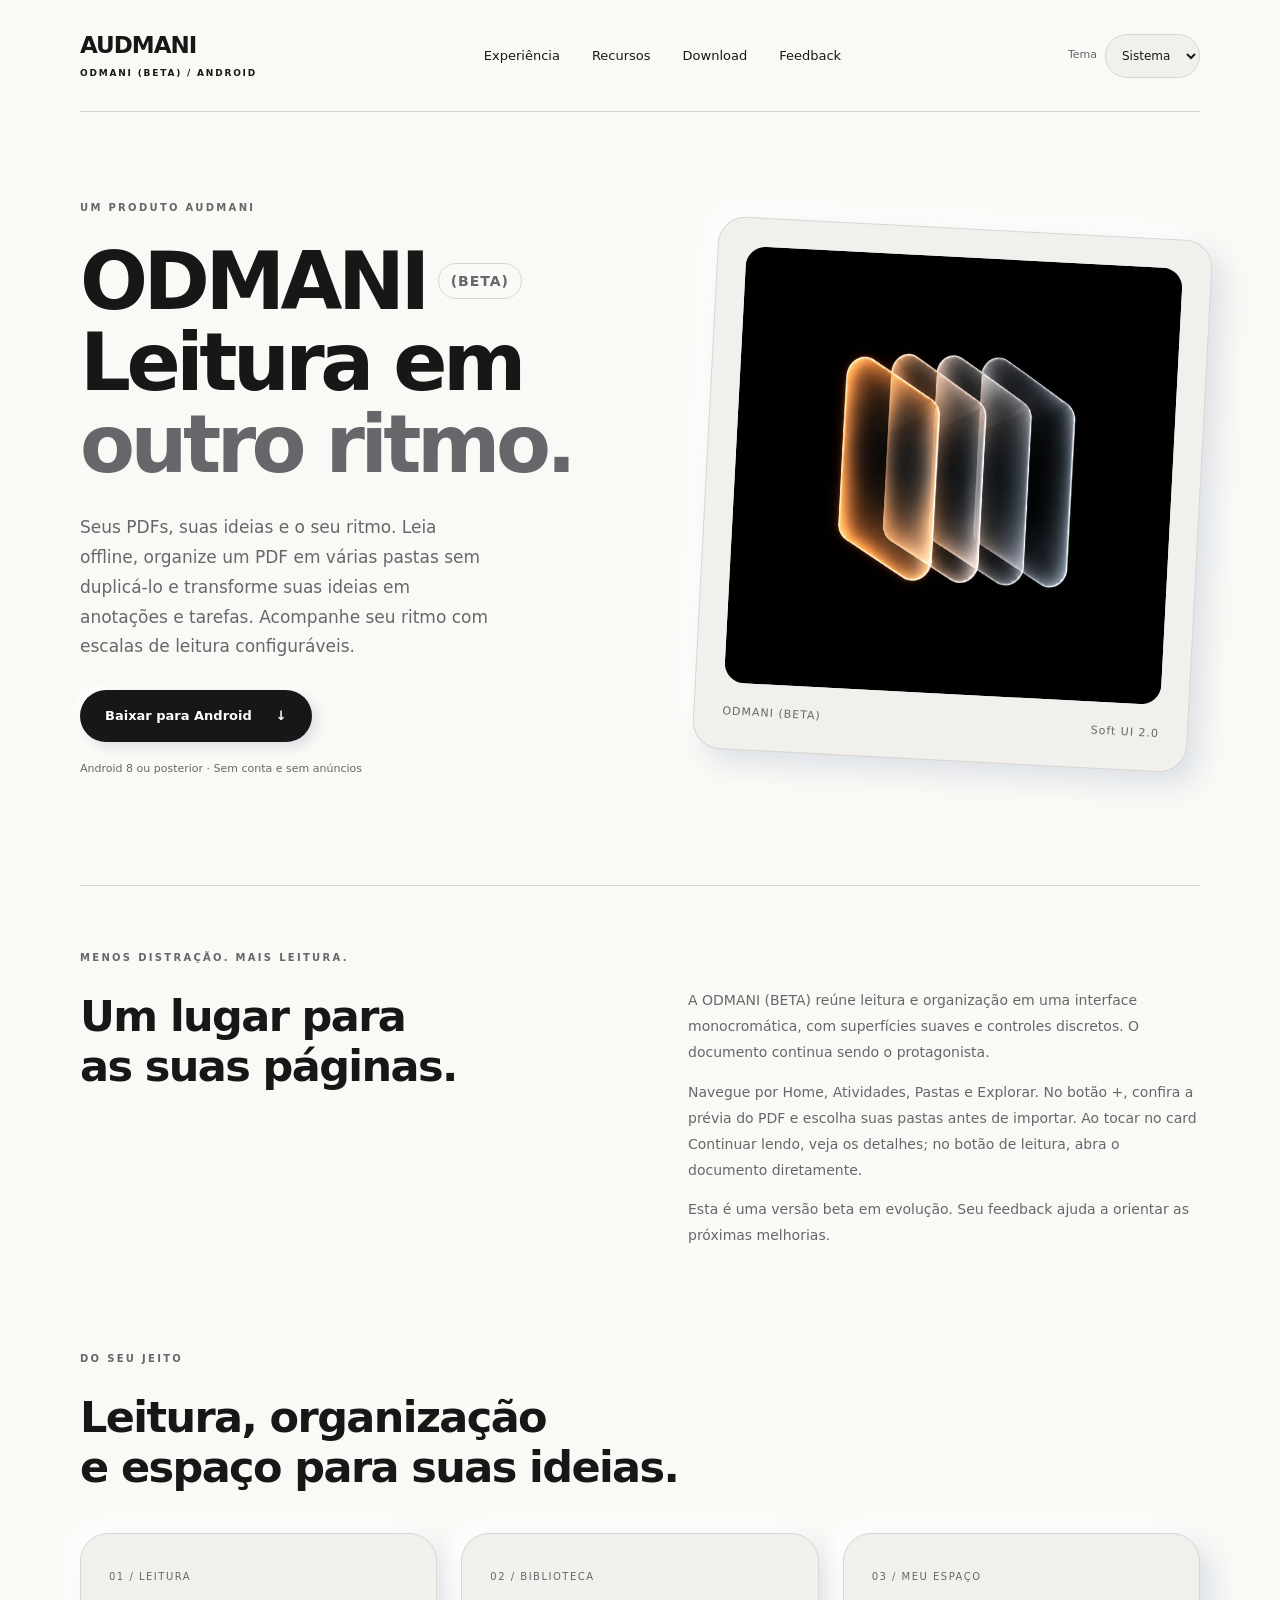
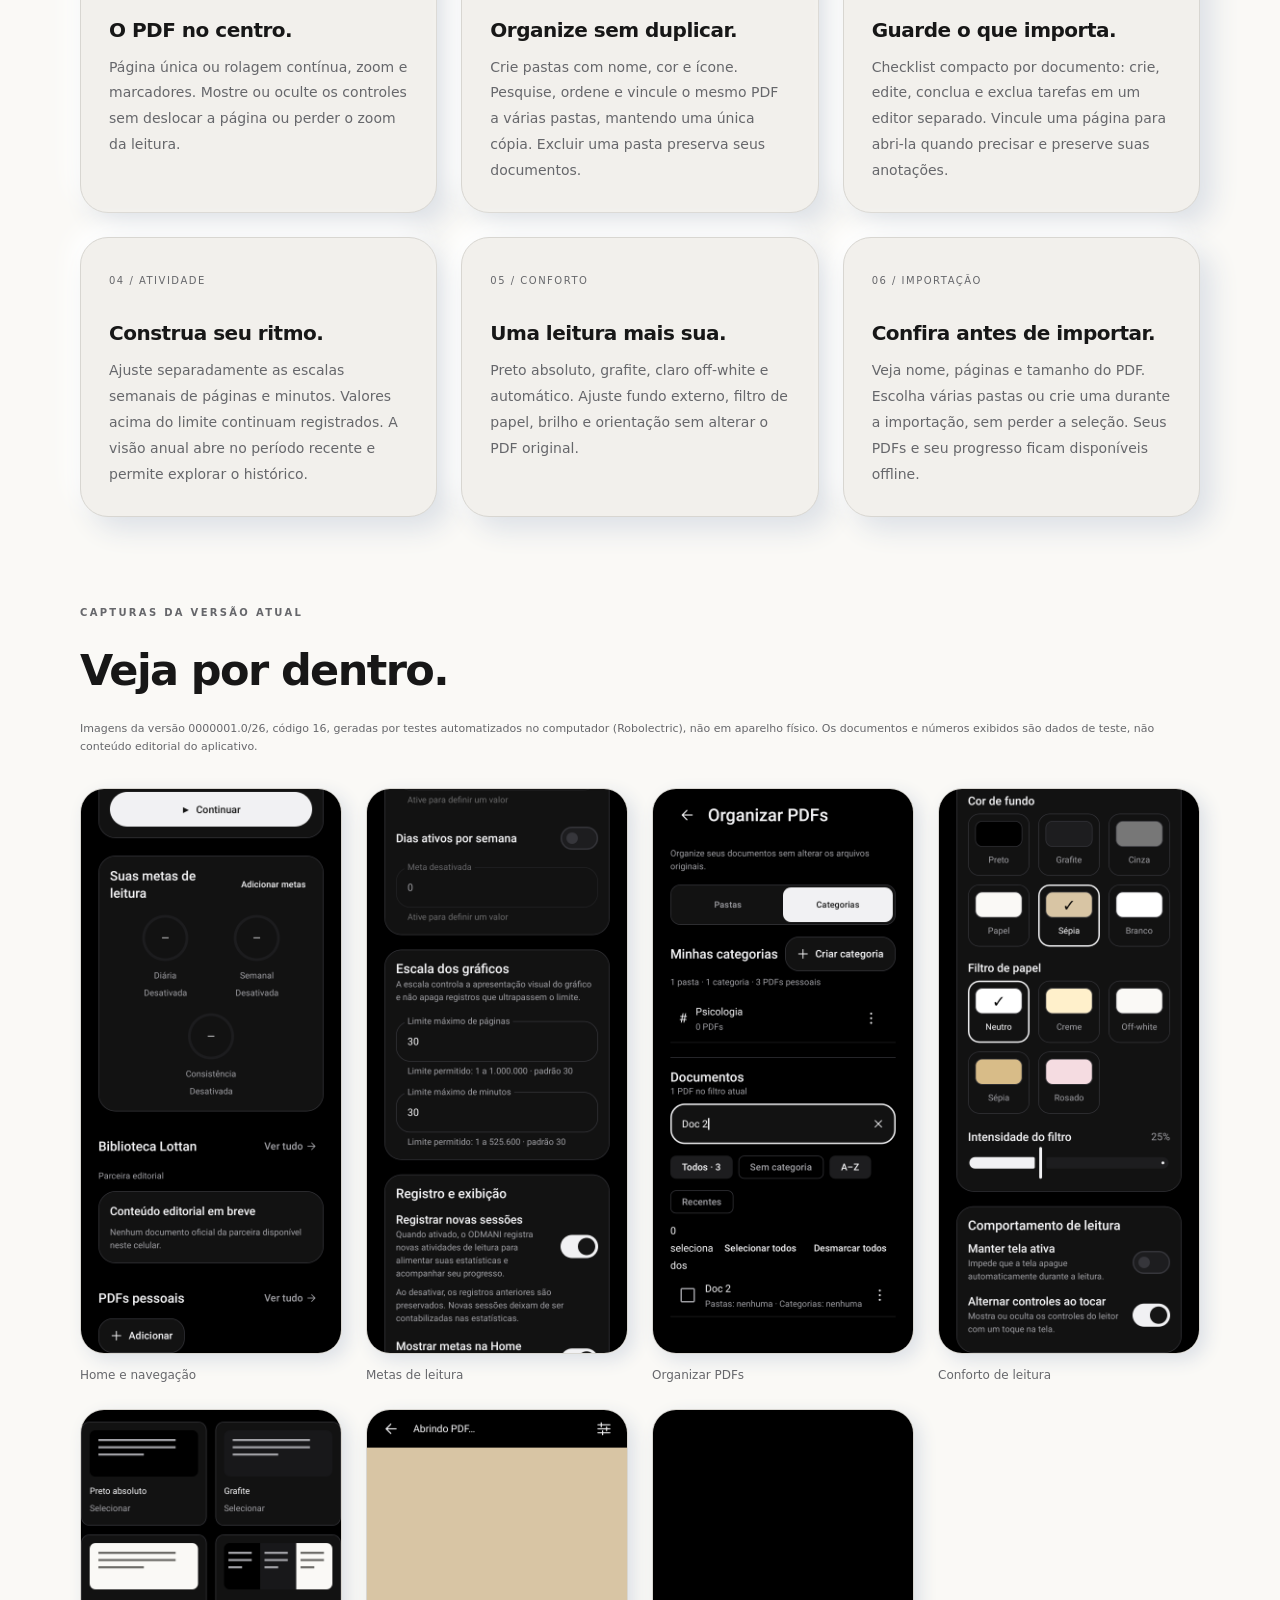
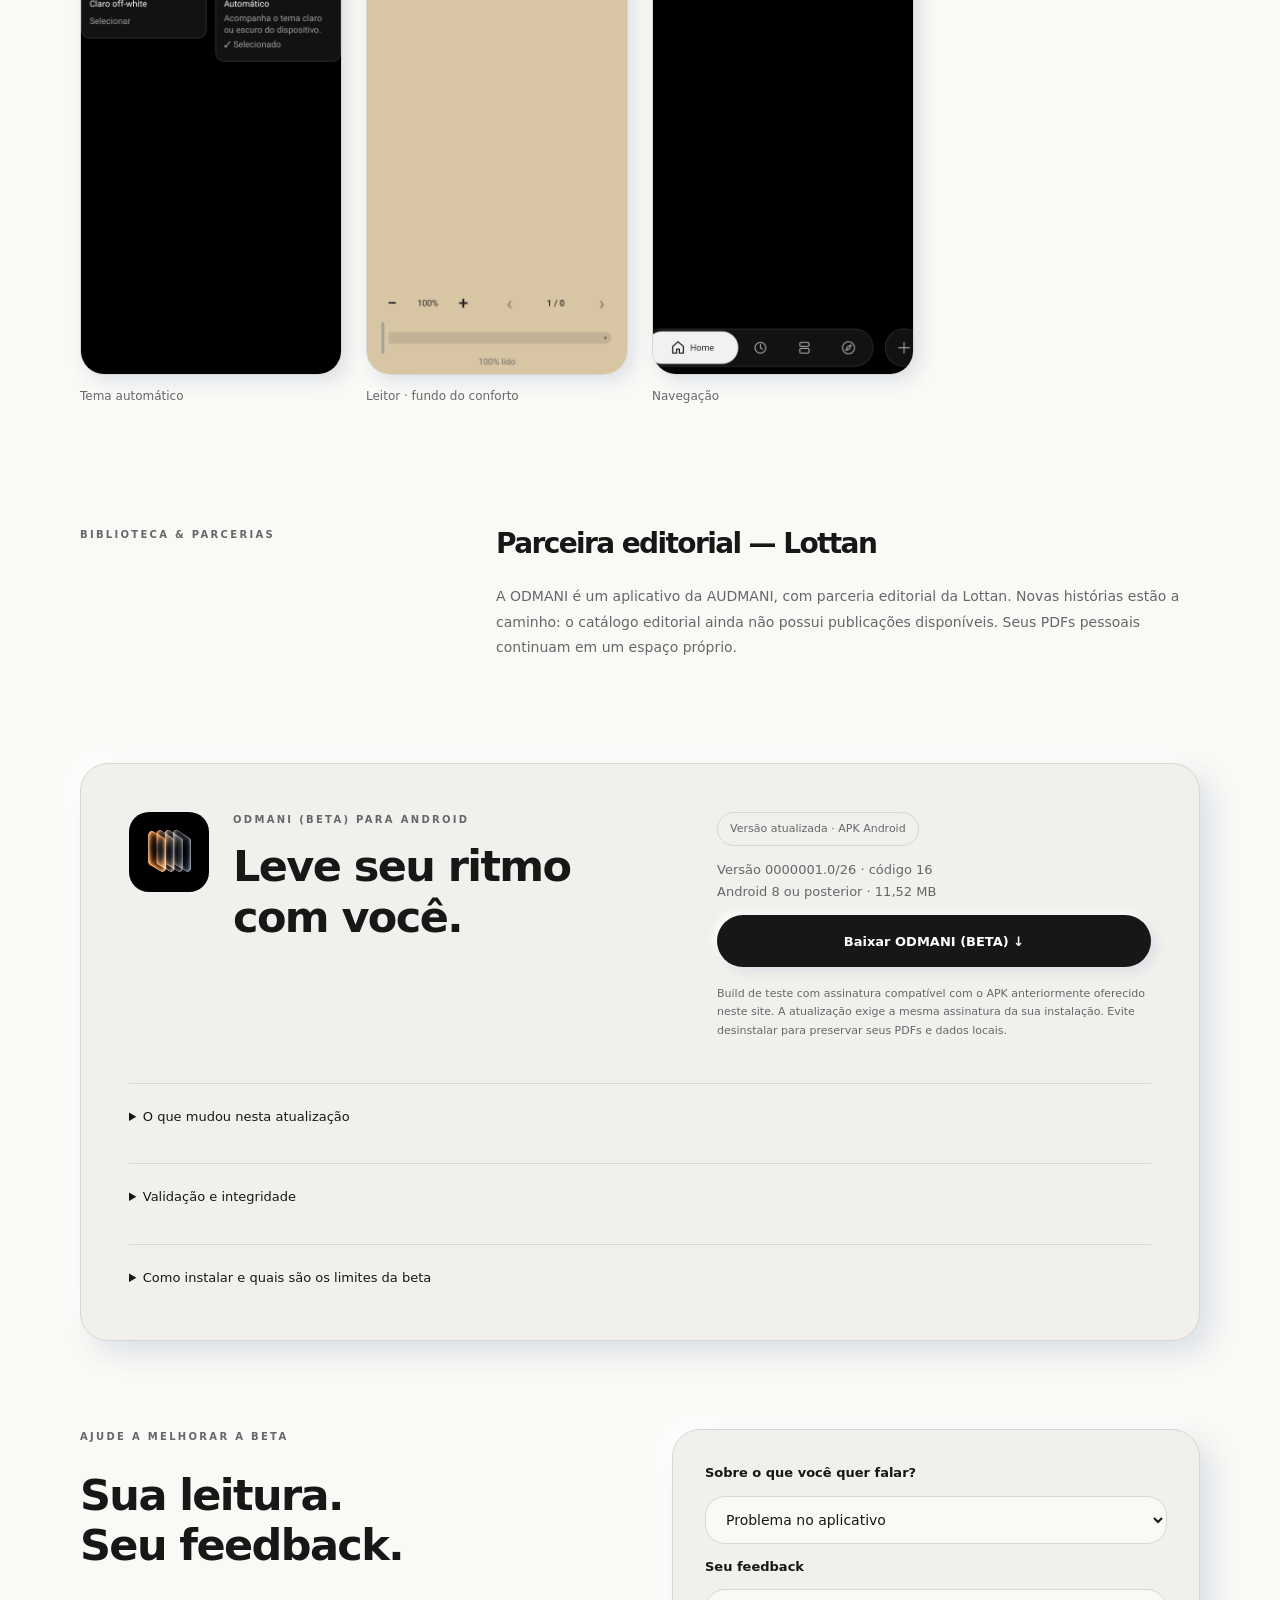
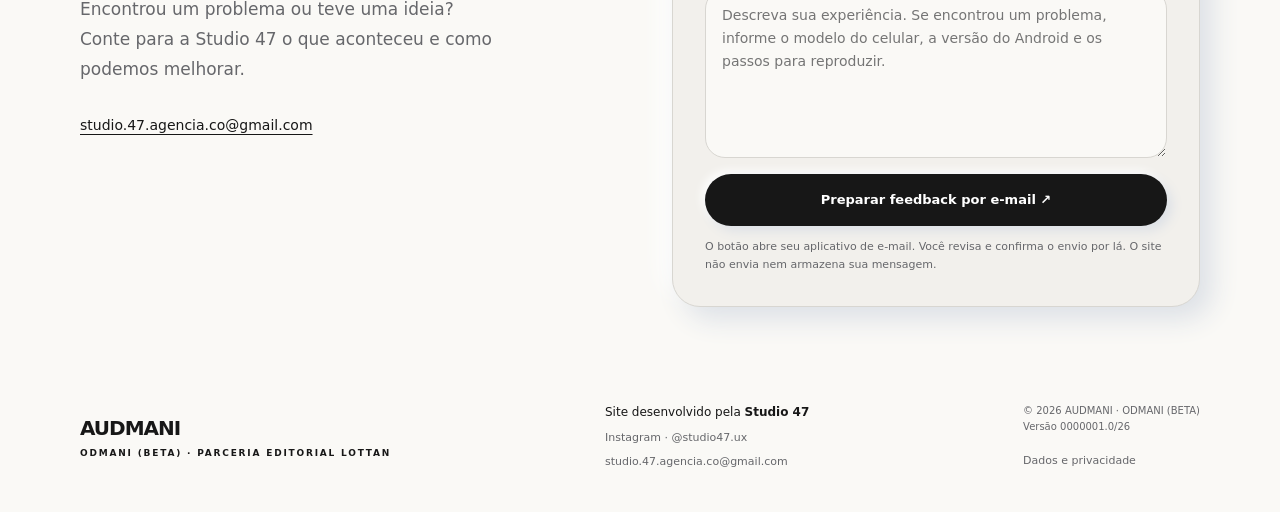
<file: web/index.html>
<!doctype html>
<html lang="pt-BR">
<head>
  <meta charset="utf-8">
  <meta name="viewport" content="width=device-width,initial-scale=1">
  <meta name="color-scheme" content="light dark">
  <meta name="description" content="ODMANI (BETA): seu leitor de PDFs para Android. Leitura offline, pastas, anotações, checklists e metas em uma interface Soft UI. Baixe a versão atual e envie seu feedback.">
  <title>ODMANI (BETA) — Leitura em outro ritmo. | AUDMANI</title>
  <link rel="icon" href="assets/odmani-icon.jpg">
  <link rel="stylesheet" href="style.css">
  <script src="app.js?v=14" defer></script>
</head>
<body>
<a class="skip" href="#conteudo">Pular para o conteúdo</a>
<header class="header wrap">
  <a href="#" class="brand" aria-label="AUDMANI, início">AUDMANI<span>ODMANI (BETA) / ANDROID</span></a>
  <nav aria-label="Navegação principal"><a href="#experiencia">Experiência</a><a href="#recursos">Recursos</a><a href="#download">Download</a><a href="#feedback">Feedback</a></nav>
  <label class="theme">Tema<select id="theme" aria-label="Tema da página"><option value="system">Sistema</option><option value="light">Claro</option><option value="dark">Escuro</option></select></label>
</header>
<main id="conteudo">
  <section class="hero wrap">
    <div>
      <p class="eyebrow">UM PRODUTO AUDMANI</p>
      <h1><span class="product-name">ODMANI <small class="beta-label">(BETA)</small></span>Leitura em<br><span>outro ritmo.</span></h1>
      <p class="lead">Seus PDFs, suas ideias e o seu ritmo. Leia offline, organize um PDF em várias pastas sem duplicá-lo e transforme suas ideias em anotações e tarefas. Acompanhe seu ritmo com escalas de leitura configuráveis.</p>
      <a class="button primary" href="#download">Baixar para Android <span aria-hidden="true">↓</span></a>
      <p class="small">Android 8 ou posterior · Sem conta e sem anúncios</p>
    </div>
    <div class="identity soft"><img src="assets/odmani-icon.jpg" alt="Ícone oficial da ODMANI, com placas sobrepostas em fundo preto" width="1254" height="1254"><div class="identity-label"><span>ODMANI (BETA)</span><span>Soft UI 2.0</span></div></div>
  </section>
  <section class="intro wrap" id="experiencia">
    <div class="section-head"><p class="eyebrow">MENOS DISTRAÇÃO. MAIS LEITURA.</p><h2>Um lugar para<br>as suas páginas.</h2></div>
    <div class="intro-copy"><p>A ODMANI (BETA) reúne leitura e organização em uma interface monocromática, com superfícies suaves e controles discretos. O documento continua sendo o protagonista.</p><p>Navegue por Home, Atividades, Pastas e Explorar. No botão +, confira a prévia do PDF e escolha suas pastas antes de importar. Ao tocar no card Continuar lendo, veja os detalhes; no botão de leitura, abra o documento diretamente.</p><p>Esta é uma versão beta em evolução. Seu feedback ajuda a orientar as próximas melhorias.</p></div>
  </section>
  <section class="wrap features-section" id="recursos">
    <div class="section-head"><p class="eyebrow">DO SEU JEITO</p><h2>Leitura, organização<br>e espaço para suas ideias.</h2></div>
    <div class="features">
      <article class="soft feature"><span class="number">01 / LEITURA</span><h3>O PDF no centro.</h3><p>Página única ou rolagem contínua, zoom e marcadores. Mostre ou oculte os controles sem deslocar a página ou perder o zoom da leitura.</p></article>
      <article class="soft feature"><span class="number">02 / BIBLIOTECA</span><h3>Organize sem duplicar.</h3><p>Crie pastas com nome, cor e ícone. Pesquise, ordene e vincule o mesmo PDF a várias pastas, mantendo uma única cópia. Excluir uma pasta preserva seus documentos.</p></article>
      <article class="soft feature"><span class="number">03 / MEU ESPAÇO</span><h3>Guarde o que importa.</h3><p>Checklist compacto por documento: crie, edite, conclua e exclua tarefas em um editor separado. Vincule uma página para abri-la quando precisar e preserve suas anotações.</p></article>
      <article class="soft feature"><span class="number">04 / ATIVIDADE</span><h3>Construa seu ritmo.</h3><p>Ajuste separadamente as escalas semanais de páginas e minutos. Valores acima do limite continuam registrados. A visão anual abre no período recente e permite explorar o histórico.</p></article>
      <article class="soft feature"><span class="number">05 / CONFORTO</span><h3>Uma leitura mais sua.</h3><p>Preto absoluto, grafite, claro off-white e automático. Ajuste fundo externo, filtro de papel, brilho e orientação sem alterar o PDF original.</p></article>
      <article class="soft feature"><span class="number">06 / IMPORTAÇÃO</span><h3>Confira antes de importar.</h3><p>Veja nome, páginas e tamanho do PDF. Escolha várias pastas ou crie uma durante a importação, sem perder a seleção. Seus PDFs e seu progresso ficam disponíveis offline.</p></article>
    </div>
  </section>
  <section class="wrap preview-section" id="telas">
    <p class="eyebrow">CAPTURAS DA VERSÃO ATUAL</p><h2>Veja por dentro.</h2>
    <p class="small">Imagens da versão 0000001.0/26, código 16, geradas por testes automatizados no computador (Robolectric), não em aparelho físico. Os documentos e números exibidos são dados de teste, não conteúdo editorial do aplicativo.</p>
    <div class="screenshots">
      <figure><a href="assets/v16-home.png" target="_blank" rel="noopener" aria-label="Ampliar: Home e navegação"><img src="assets/v16-home.png" alt="Home com botão Adicionar abaixo de PDFs pessoais e navegação com rótulo centralizado" loading="lazy" width="1080" height="2340"></a><figcaption>Home e navegação</figcaption></figure>
      <figure><a href="assets/v16-metas.png" target="_blank" rel="noopener" aria-label="Ampliar: Metas de leitura"><img src="assets/v16-metas.png" alt="Metas em três grupos, com um único botão Salvar alterações" loading="lazy" width="1080" height="2340"></a><figcaption>Metas de leitura</figcaption></figure>
      <figure><a href="assets/v16-organizar.png" target="_blank" rel="noopener" aria-label="Ampliar: Organizar PDFs"><img src="assets/v16-organizar.png" alt="Abas Pastas e Categorias, busca e contadores" loading="lazy" width="1080" height="2340"></a><figcaption>Organizar PDFs</figcaption></figure>
      <figure><a href="assets/v16-conforto.png" target="_blank" rel="noopener" aria-label="Ampliar: Conforto de leitura"><img src="assets/v16-conforto.png" alt="Cor de fundo, filtro e comportamento de leitura" loading="lazy" width="1080" height="2340"></a><figcaption>Conforto de leitura</figcaption></figure>
      <figure><a href="assets/v16-tema-automatico.png" target="_blank" rel="noopener" aria-label="Ampliar: Tema automático"><img src="assets/v16-tema-automatico.png" alt="Miniatura com Preto absoluto, Grafite e Claro off-white" loading="lazy" width="1080" height="2340"></a><figcaption>Tema automático</figcaption></figure>
      <figure><a href="assets/v16-leitor.png" target="_blank" rel="noopener" aria-label="Ampliar: Leitor · fundo do conforto"><img src="assets/v16-leitor.png" alt="Leitor com a cor de conforto de leitura em toda a superfície" loading="lazy" width="1080" height="2340"></a><figcaption>Leitor · fundo do conforto</figcaption></figure>
      <figure><a href="assets/v16-navegacao.png" target="_blank" rel="noopener" aria-label="Ampliar: Navegação"><img src="assets/v16-navegacao.png" alt="Barra de navegação com ícone e rótulo centralizados na bolha ativa" loading="lazy" width="1080" height="2340"></a><figcaption>Navegação</figcaption></figure>
    </div>
  </section>
  <section class="wrap partnership"><p class="eyebrow">BIBLIOTECA & PARCERIAS</p><div><h2>Parceira editorial — Lottan</h2><p>A ODMANI é um aplicativo da AUDMANI, com parceria editorial da Lottan. Novas histórias estão a caminho: o catálogo editorial ainda não possui publicações disponíveis. Seus PDFs pessoais continuam em um espaço próprio.</p></div></section>
  <section class="wrap" id="download"><div class="soft download">
    <div class="download-title"><img src="assets/odmani-icon.jpg" width="80" height="80" alt=""><div><p class="eyebrow">ODMANI (BETA) PARA ANDROID</p><h2>Leve seu ritmo<br>com você.</h2></div></div>
    <div class="download-action"><span class="status" id="release-status">Versão atualizada · APK Android</span><p id="release-info">Versão 0000001.0/26 · código 16<br>Android 8 ou posterior · 11,52 MB</p><a class="button primary" id="download-button" href="assets/ODMANI-V16.apk?v=16" download="ODMANI-V16.apk" type="application/vnd.android.package-archive">Baixar ODMANI (BETA) ↓</a><p class="small" id="download-note">Build de teste com assinatura compatível com o APK anteriormente oferecido neste site. A atualização exige a mesma assinatura da sua instalação. Evite desinstalar para preservar seus PDFs e dados locais.</p></div>
    <details><summary>O que mudou nesta atualização</summary><ul><li>Leitor: o fundo segue a cor do Conforto de leitura em toda a tela, em qualquer tema.</li><li>Categorias reais: um PDF pode ter várias; criação em etapas, filtros na biblioteca e Organizar PDFs com seleção em lote.</li><li>Metas de leitura reorganizadas em três grupos, com um único botão Salvar alterações e Restaurar valores padrão.</li><li>Conforto de leitura reorganizado; opção Animações do aplicativo no Menu.</li><li>Capas com proporção uniforme e sem distorção; tipografia e campos padronizados; navegação com rótulo centralizado.</li><li>Banco migrado de forma aditiva (versão 7), sem apagar dados.</li></ul></details>
    <details><summary>Validação e integridade</summary><p>APK 0000001.0/26 · código 16: 46 testes automatizados aprovados no computador (banco e migração 6→7, regras de categoria, métricas, enquadramento de capas e telas em Robolectric). Mesma assinatura do APK anterior. Não foi testado em aparelho físico nem em emulador, e a atualização por cima de uma instalação com dados ainda não foi verificada: faça backup antes e evite desinstalar.</p><p>SHA-256:</p><code class="checksum">e871416cc216ee02687721cc92e052f14f8730c7a9da581450fd627c3ec6108e</code><p><a href="assets/SHA256SUMS.txt?v=16">Baixar checksum</a></p></details>
    <details><summary>Como instalar e quais são os limites da beta</summary><p>Baixe o APK, abra o arquivo no Android e siga as instruções do sistema. Pode ser necessário permitir instalações pelo navegador. O nome no celular continua sendo ODMANI; a identificação BETA é exibida neste site.</p><p>Não há conta, sincronização ou backup completo. Desinstalar pode apagar seus dados locais. O catálogo Lottan depende de publicações oficiais; não há compra ou licença simulada.</p></details>
  </div></section>
  <section class="wrap feedback-section" id="feedback">
    <div class="section-head"><p class="eyebrow">AJUDE A MELHORAR A BETA</p><h2>Sua leitura.<br>Seu feedback.</h2><p class="lead">Encontrou um problema ou teve uma ideia? Conte para a Studio 47 o que aconteceu e como podemos melhorar.</p><a class="contact-email" href="mailto:studio.47.agencia.co@gmail.com">studio.47.agencia.co@gmail.com</a></div>
    <form class="soft feedback-form" id="feedback-form">
      <label for="feedback-type">Sobre o que você quer falar?</label><select id="feedback-type" name="type"><option value="Problema no aplicativo">Problema no aplicativo</option><option value="Sugestão de melhoria">Sugestão de melhoria</option><option value="Dúvida ou outro assunto">Dúvida ou outro assunto</option></select>
      <label for="feedback-message">Seu feedback</label><textarea id="feedback-message" name="message" rows="6" maxlength="3000" required placeholder="Descreva sua experiência. Se encontrou um problema, informe o modelo do celular, a versão do Android e os passos para reproduzir."></textarea>
      <button class="button primary" type="submit">Preparar feedback por e-mail ↗</button><p class="small" id="feedback-status" role="status">O botão abre seu aplicativo de e-mail. Você revisa e confirma o envio por lá. O site não envia nem armazena sua mensagem.</p>
    </form>
  </section>
</main>
<footer class="wrap">
  <div class="brand">AUDMANI<span>ODMANI (BETA) · PARCERIA EDITORIAL LOTTAN</span></div>
  <div class="footer-credits"><p>Site desenvolvido pela <a href="https://www.instagram.com/studio47.ux/" target="_blank" rel="noopener noreferrer">Studio 47</a></p><a href="https://www.instagram.com/studio47.ux/" target="_blank" rel="noopener noreferrer">Instagram · @studio47.ux</a><a href="mailto:studio.47.agencia.co@gmail.com">studio.47.agencia.co@gmail.com</a></div>
  <div class="footer-meta"><p>© 2026 AUDMANI · ODMANI (BETA)<br>Versão 0000001.0/26</p><a href="privacidade.html">Dados e privacidade</a></div>
</footer>
</body></html>
</file>
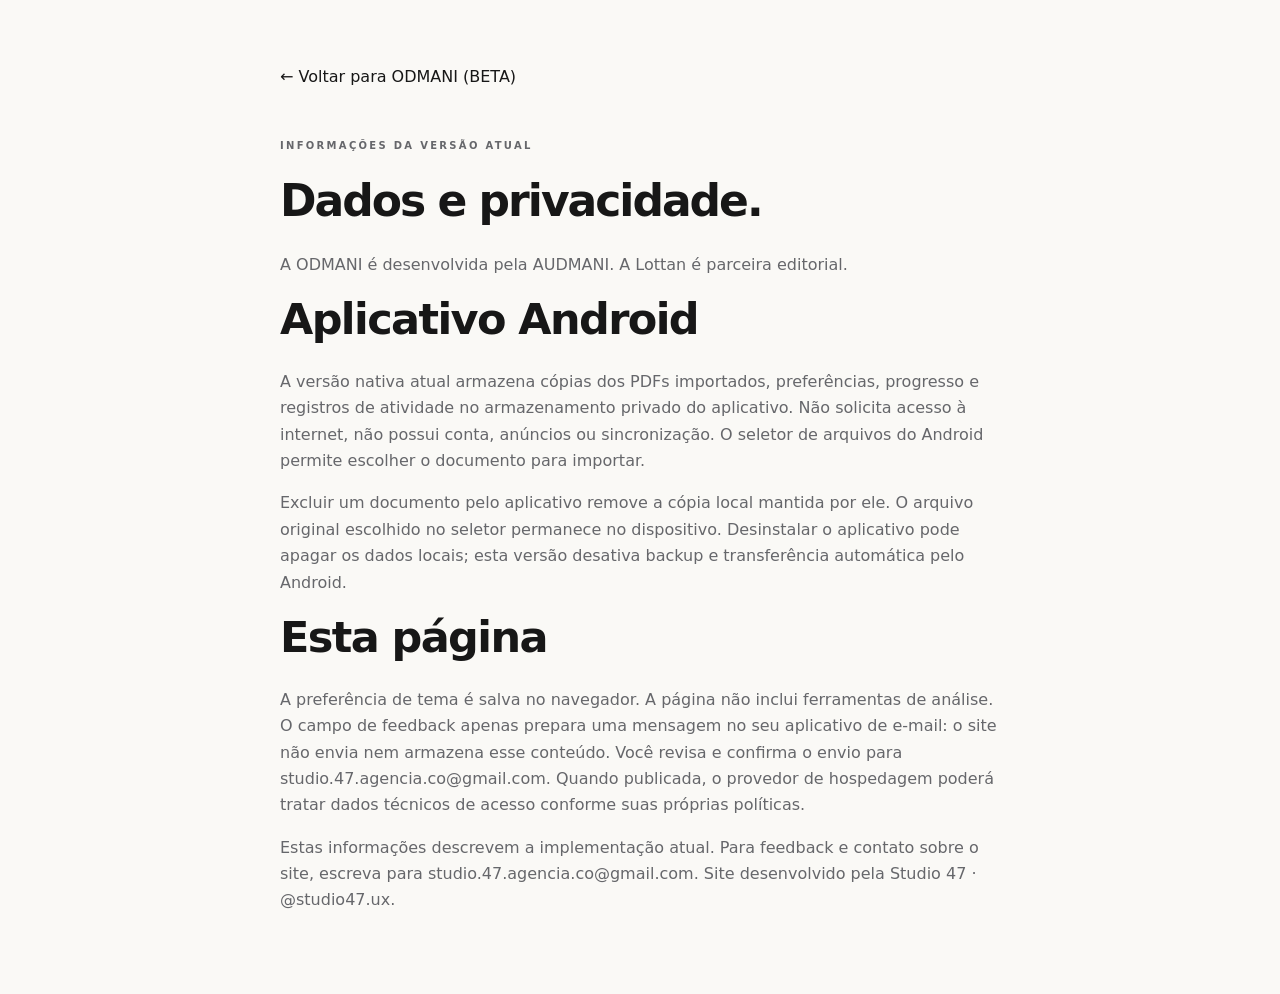
<file: web/privacidade.html>
<!doctype html><html lang="pt-BR"><head><meta charset="utf-8"><meta name="viewport" content="width=device-width,initial-scale=1"><meta name="color-scheme" content="light dark"><title>Dados e privacidade — ODMANI (BETA)</title><link rel="stylesheet" href="style.css"><script src="app.js" defer></script></head><body><main class="wrap privacy"><a href="index.html">← Voltar para ODMANI (BETA)</a><p class="eyebrow" style="margin-top:48px">INFORMAÇÕES DA VERSÃO ATUAL</p><h1 style="font-size:44px;letter-spacing:-2px">Dados e privacidade.</h1><p>A ODMANI é desenvolvida pela AUDMANI. A Lottan é parceira editorial.</p><h2>Aplicativo Android</h2><p>A versão nativa atual armazena cópias dos PDFs importados, preferências, progresso e registros de atividade no armazenamento privado do aplicativo. Não solicita acesso à internet, não possui conta, anúncios ou sincronização. O seletor de arquivos do Android permite escolher o documento para importar.</p><p>Excluir um documento pelo aplicativo remove a cópia local mantida por ele. O arquivo original escolhido no seletor permanece no dispositivo. Desinstalar o aplicativo pode apagar os dados locais; esta versão desativa backup e transferência automática pelo Android.</p><h2>Esta página</h2><p>A preferência de tema é salva no navegador. A página não inclui ferramentas de análise. O campo de feedback apenas prepara uma mensagem no seu aplicativo de e-mail: o site não envia nem armazena esse conteúdo. Você revisa e confirma o envio para studio.47.agencia.co@gmail.com. Quando publicada, o provedor de hospedagem poderá tratar dados técnicos de acesso conforme suas próprias políticas.</p><p>Estas informações descrevem a implementação atual. Para feedback e contato sobre o site, escreva para <a href="mailto:studio.47.agencia.co@gmail.com">studio.47.agencia.co@gmail.com</a>. Site desenvolvido pela <a href="https://www.instagram.com/studio47.ux/" target="_blank" rel="noopener noreferrer">Studio 47 · @studio47.ux</a>.</p></main></body></html>
</file>
<file: web/style.css>
:root{color-scheme:light;--bg:#faf9f6;--surface:#f2f0ec;--ink:#171717;--muted:#66676b;--border:#d8d6d1;--light:#fff;--shadow:#dce0e6;--button:#171717;--on-button:#fff;--inset:#e9ebef}html[data-theme=dark]{color-scheme:dark;--bg:#000000;--surface:#121212;--ink:#f5f5f6;--muted:#a5a5ac;--border:#36363b;--light:#2b2b30;--shadow:#0c0c0e;--button:#f5f5f6;--on-button:#171717;--inset:#19191c}@media(prefers-color-scheme:dark){html:not([data-theme=light]){color-scheme:dark;--bg:#000000;--surface:#121212;--ink:#f5f5f6;--muted:#a5a5ac;--border:#36363b;--light:#2b2b30;--shadow:#0c0c0e;--button:#f5f5f6;--on-button:#171717;--inset:#19191c}}*{box-sizing:border-box}html{scroll-behavior:smooth;scroll-padding-top:24px}body{margin:0;background:var(--bg);color:var(--ink);font:16px/1.65 system-ui,-apple-system,BlinkMacSystemFont,"Segoe UI",sans-serif;transition:background .2s,color .2s}a{color:inherit;text-decoration:none}button,select{font:inherit}a,button,select,summary{-webkit-tap-highlight-color:transparent}a:focus-visible,button:focus-visible,select:focus-visible,summary:focus-visible{outline:2px solid var(--ink);outline-offset:5px}.wrap{width:min(1120px,calc(100% - 64px));margin-inline:auto}.header{display:flex;align-items:center;justify-content:space-between;gap:32px;min-height:112px;border-bottom:1px solid var(--border)}.brand{font-size:23px;font-weight:800;letter-spacing:-1px;line-height:1.2}.brand span{display:block;font-size:9px;font-weight:550;letter-spacing:1.8px;margin-top:8px}.header nav{display:flex;gap:32px;font-size:13px}.header nav a{padding:12px 0}.theme{font-size:11px;color:var(--muted);display:flex;gap:8px;align-items:center}select{background:var(--surface);border:1px solid var(--border);color:var(--ink);border-radius:24px;padding:8px 12px;min-height:44px;font-size:12px}.hero{display:grid;grid-template-columns:1.1fr 1fr;gap:80px;align-items:center;padding-block:88px 96px}.eyebrow{font-size:10px;font-weight:650;letter-spacing:2.3px;color:var(--muted);margin:0 0 24px}h1,h2,h3,p{overflow-wrap:anywhere}h1{font-size:clamp(48px,6.3vw,80px);line-height:1.02;letter-spacing:-4.5px;margin:0 0 28px;font-weight:650}h1 span{color:var(--muted)}.lead{font-size:17px;max-width:415px;color:var(--muted);line-height:1.75;margin-bottom:28px}.button{display:inline-flex;align-items:center;justify-content:center;gap:24px;min-height:52px;padding:14px 24px;border-radius:32px;border:1px solid transparent;font-size:13px;font-weight:550;cursor:pointer;transition:transform .18s,box-shadow .18s}.primary{background:var(--button);color:var(--on-button);box-shadow:5px 5px 12px var(--shadow),-3px -3px 10px var(--light)}.button:hover:enabled,a.button:hover{transform:translateY(-2px)}.button:active:enabled{transform:translateY(0)}.button:disabled{opacity:.55;cursor:not-allowed}.small{font-size:11px;color:var(--muted);margin-top:18px}.soft{background:var(--surface);border:1px solid var(--border);box-shadow:12px 12px 28px var(--shadow),-10px -10px 24px var(--light);border-radius:28px}.identity{padding:28px;transform:rotate(3deg)}.identity img{display:block;width:100%;height:auto;border-radius:20px}.identity-label{display:flex;justify-content:space-between;padding-top:20px;font-size:11px;letter-spacing:1px;color:var(--muted)}h2{font-size:clamp(28px,3.8vw,43px);line-height:1.18;letter-spacing:-1.6px;font-weight:550;margin:0 0 24px}h3{font-size:20px;line-height:1.3;font-weight:600;letter-spacing:-.5px;margin:28px 0 12px}.intro{display:grid;grid-template-columns:1fr 1fr;gap:96px;border-top:1px solid var(--border);padding-block:64px 88px}.intro-copy{padding-top:24px}.intro p:not(.eyebrow),.feature p,.preview-note p,.partnership p:not(.eyebrow){color:var(--muted);font-size:14px;line-height:1.85}.features-section{padding-bottom:88px}.features{display:grid;grid-template-columns:repeat(3,1fr);gap:24px;margin-top:40px}.feature{padding:28px;min-height:244px}.number{font-size:10px;color:var(--muted);letter-spacing:1.5px}.feature p{margin:0}.preview-section{padding-bottom:88px}.preview-note{padding:48px;display:block;box-shadow:inset 5px 5px 12px var(--shadow),inset -5px -5px 12px var(--light)}.preview-note p{max-width:650px}.status{display:inline-block;border:1px solid var(--border);border-radius:24px;padding:7px 12px;font-size:11px;color:var(--muted)}.partnership{display:grid;grid-template-columns:1fr 2fr;gap:64px;padding-block:32px 88px}.partnership h2{font-size:28px}.download{display:grid;grid-template-columns:1.2fr 1fr;gap:32px;padding:48px}.download-title{display:flex;align-items:flex-start;gap:24px}.download-title img{border-radius:20px;flex-shrink:0}.download .eyebrow{margin-bottom:12px}.download-action{padding-left:16px}.download-action p{font-size:13px;color:var(--muted)}.download-action .small{font-size:11px}.download-action .button{width:100%}details{grid-column:1/-1;border-top:1px solid var(--border);padding-top:18px;font-size:13px;color:var(--muted)}summary{cursor:pointer;color:var(--ink);padding:4px 0}footer{display:flex;align-items:center;justify-content:space-between;gap:32px;padding-block:72px 40px}footer .brand{font-size:20px}footer p,footer>a{font-size:10px;color:var(--muted)}.skip{position:absolute;top:-100px;left:16px;z-index:10;background:var(--button);color:var(--on-button);padding:12px}.skip:focus{top:12px}.privacy{max-width:720px;padding-block:64px}.privacy p{color:var(--muted)}@media(max-width:850px){.hero{gap:40px}.features{grid-template-columns:repeat(2,1fr)}.intro{gap:40px}.header{gap:20px}.header nav{gap:20px}.download{padding:32px;gap:24px}.download-title{display:block}.download-title img{margin-bottom:24px}h1{letter-spacing:-3px}}@media(max-width:600px){.wrap{width:calc(100% - 40px)}.header{min-height:94px;flex-wrap:wrap;gap:16px;padding-block:20px}.header nav{order:3;justify-content:space-between;width:100%;gap:16px}.header nav a{padding:4px}.brand{font-size:21px}.theme{margin-left:auto}.hero{grid-template-columns:1fr;gap:40px;padding-block:48px 64px}.hero .lead{max-width:none;font-size:16px}.identity{max-width:380px;justify-self:center;width:calc(100% - 16px);padding:20px}.intro{grid-template-columns:1fr;gap:0;padding-block:40px 56px}.intro-copy{padding-top:0}.features{grid-template-columns:1fr;gap:20px;margin-top:28px}.feature{min-height:0;padding:28px}.features-section,.preview-section{padding-bottom:56px}.preview-note{padding:28px}.partnership{grid-template-columns:1fr;gap:0;padding-block:12px 48px}.download{grid-template-columns:1fr;padding:28px;gap:24px}.download-title{display:flex;gap:16px}.download-title img{width:64px;height:64px;margin:0}.download-title h2{font-size:28px}.download-title .eyebrow{font-size:9px}.download-action{padding:0}footer{align-items:flex-start;flex-direction:column;gap:20px;padding-block:48px 32px}.button{min-height:48px}h1{font-size:58px;letter-spacing:-3.5px}}@media(prefers-reduced-motion:reduce){html{scroll-behavior:auto}*,*::before,*::after{transition:none!important;transform:none!important}}

.screenshots{display:grid;grid-template-columns:repeat(4,minmax(0,1fr));gap:24px;margin-top:32px}.screenshots figure{margin:0;min-width:0}.screenshots img{display:block;width:100%;height:auto;border-radius:24px;border:1px solid var(--border);box-shadow:6px 6px 18px var(--shadow)}.screenshots figcaption{font-size:12px;color:var(--muted);padding-top:12px}.checksum{display:block;overflow-wrap:anywhere;word-break:break-all;font-size:11px}@media(max-width:700px){.screenshots{grid-template-columns:repeat(2,minmax(0,1fr));gap:16px}}

.product-name{display:flex;align-items:center;gap:12px;flex-wrap:wrap;color:var(--ink)}.beta-label{font-size:14px;letter-spacing:1px;font-weight:600;line-height:1;padding:10px 12px;border:1px solid var(--border);border-radius:99px;color:var(--muted);white-space:nowrap}.feedback-section{display:grid;grid-template-columns:1fr 1fr;gap:64px;padding-block:88px 24px}.feedback-form{display:flex;flex-direction:column;gap:12px;padding:32px}.feedback-form label{font-size:13px;font-weight:600}.feedback-form select,.feedback-form textarea{width:100%;background:var(--bg);border:1px solid var(--border);color:var(--ink);border-radius:20px;padding:14px 16px;font:inherit;font-size:14px}.feedback-form textarea{resize:vertical;min-height:160px}.feedback-form textarea:focus-visible{outline:2px solid var(--ink);outline-offset:3px}.feedback-form .button{margin-top:4px}.feedback-form .small{margin:0}.contact-email{font-size:14px;text-decoration:underline;text-underline-offset:4px;overflow-wrap:anywhere}.footer-credits{display:flex;flex-direction:column;gap:6px;font-size:12px;color:var(--muted)}.footer-credits p{font-size:12px;margin:0;color:var(--ink)}.footer-credits p a{font-weight:650}.footer-credits>a{font-size:11px;overflow-wrap:anywhere}.footer-meta>a{font-size:11px;color:var(--muted)}.footer-meta p{margin-top:0}footer a:hover{text-decoration:underline;text-underline-offset:4px}.screenshots a{display:block;border-radius:24px}@media(max-width:850px){.header nav{gap:16px}.feedback-section{gap:32px}}@media(max-width:600px){.product-name{font-size:48px;gap:8px}.beta-label{font-size:11px;padding:8px}.feedback-section{grid-template-columns:1fr;gap:24px;padding-top:56px}.feedback-form{padding:24px}.contact-email{font-size:13px}.header nav{font-size:12px;gap:12px}.header nav a{padding:8px 0}.footer-meta{width:100%}}
</file>
